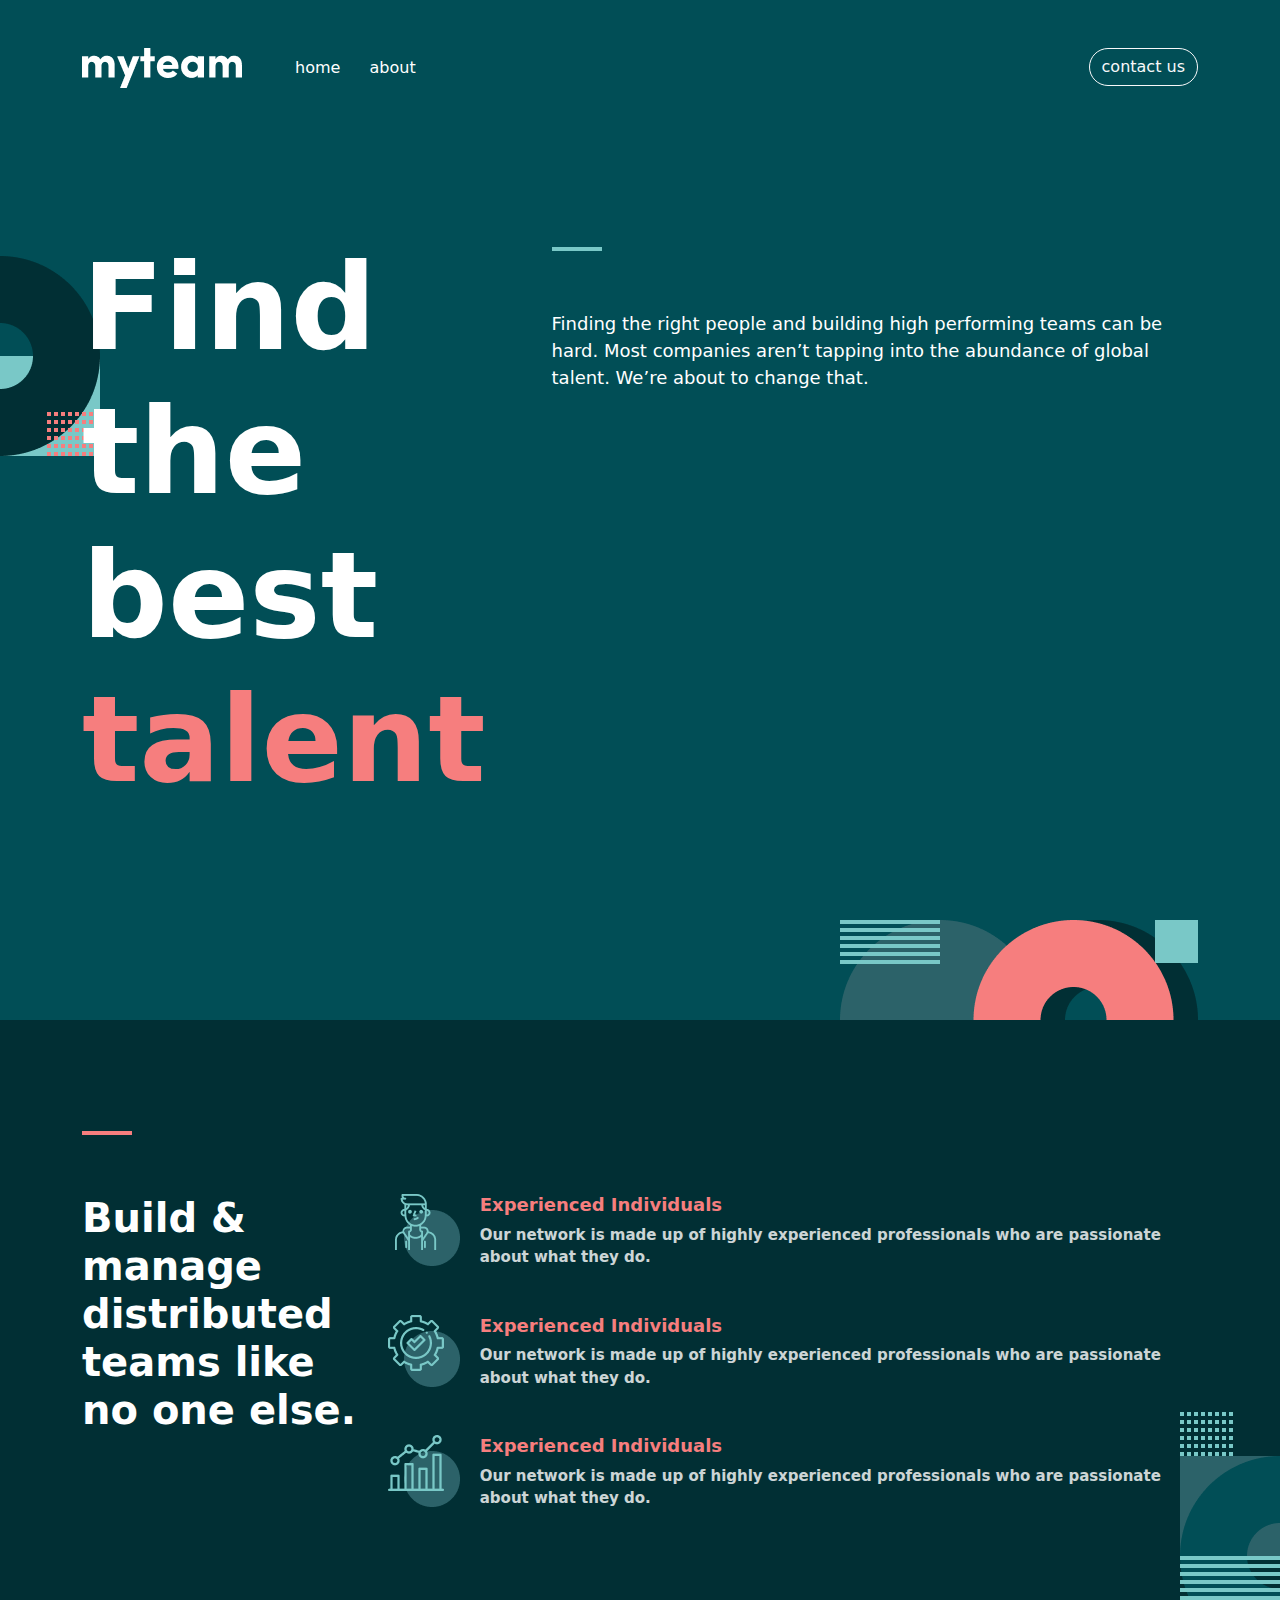
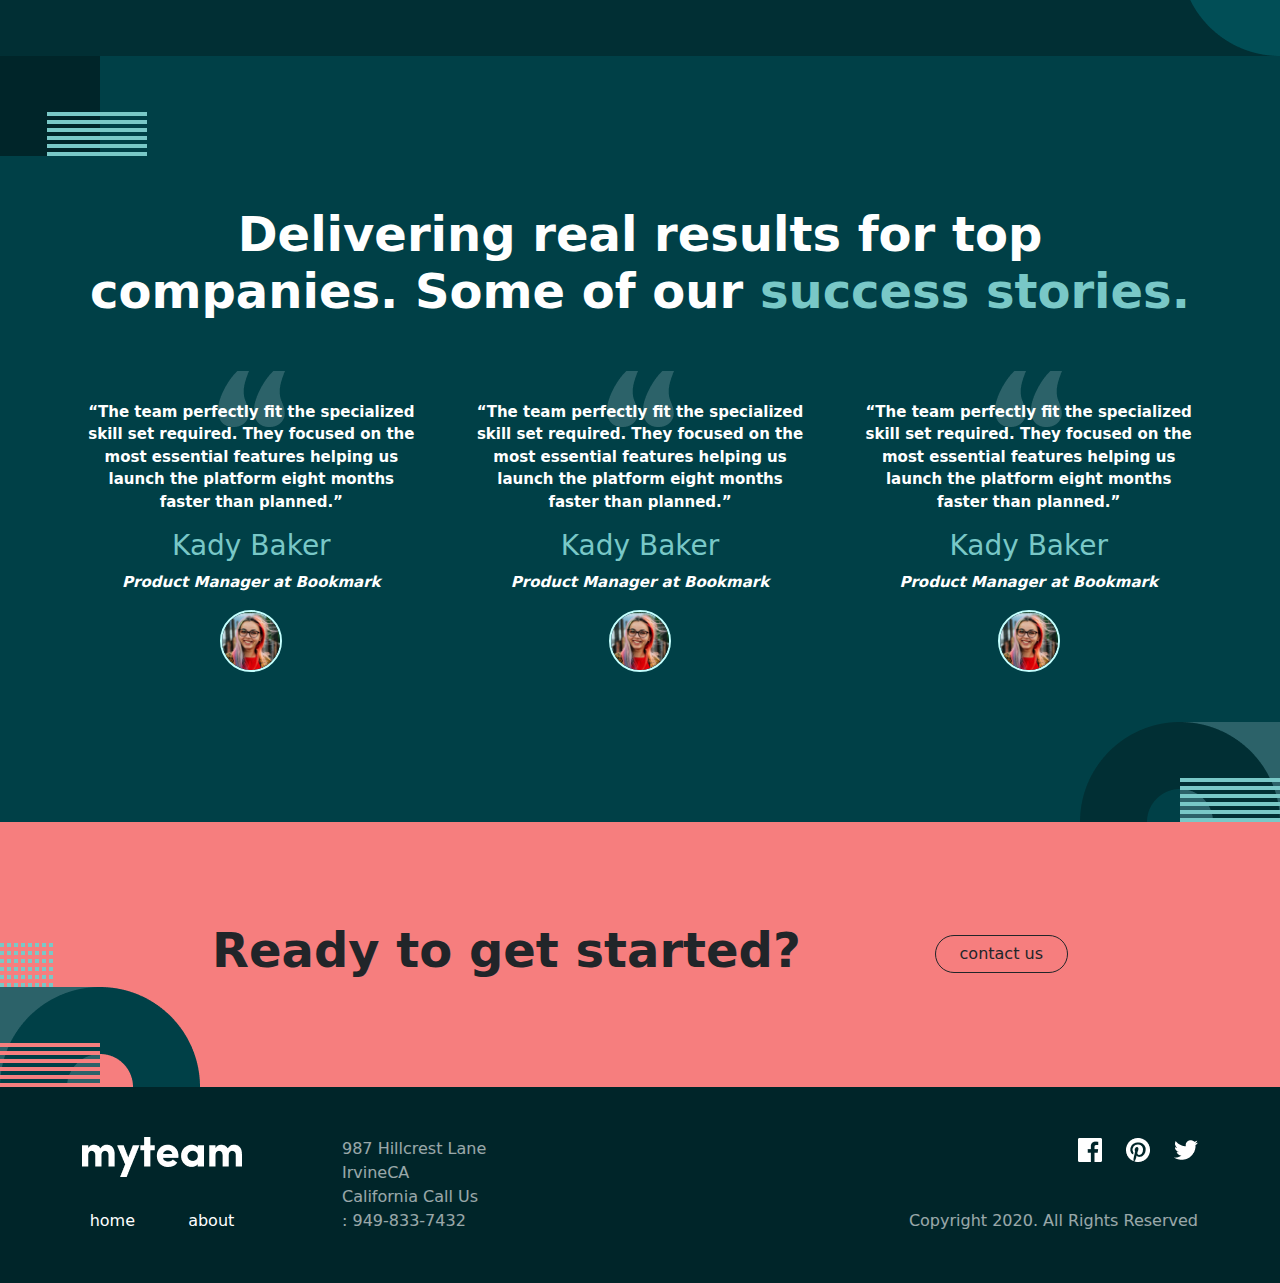
<file: index.html>
<!DOCTYPE html>
<html lang="en">
  <head>
    <meta charset="UTF-8" />
    <meta name="viewport" content="width=device-width, initial-scale=1.0" />
    <title>MyTeam</title>
    <link rel="stylesheet" href="./css/main.css" />
    <link
      href="https://cdn.jsdelivr.net/npm/bootstrap@5.3.3/dist/css/bootstrap.min.css"
      rel="stylesheet"
      integrity="sha384-QWTKZyjpPEjISv5WaRU9OFeRpok6YctnYmDr5pNlyT2bRjXh0JMhjY6hW+ALEwIH"
      crossorigin="anonymous"
    />
  </head>
  <body>
    <header>
      <div class="container py-5 d-flex justify-content-between">
        <div>
          <img src="./img/logo.png" alt="Photo" />
          <a href="/" class="ms-5 me-4 headerLink">home</a>
          <a href="./about.html" class="headerLink">about</a>
        </div>
        <a href="./contact.html">
          <button
            type="button"
            class="btn btn-outline-light rounded-5 contactBtn"
          >
            contact us
          </button>
        </a>
        <div class="burger">
          <img
            src="./img/burger.png"
            alt="Photo2"
            data-bs-toggle="offcanvas"
            href="#offcanvasExample"
            role="button"
            aria-controls="offcanvasExample"
          />
        </div>
      </div>
      <div
        class="offcanvas offcanvas-start"
        tabindex="-1"
        id="offcanvasExample"
        aria-labelledby="offcanvasExampleLabel"
        style="background-color: #2c6269"
      >
        <img
          src="./img/header.png"
          alt="photo"
          style="position: absolute; bottom: 0; right: 0"
        />
        <div class="offcanvas-header">
          <button
            type="button"
            class="btn-close"
            data-bs-dismiss="offcanvas"
            aria-label="Close"
          ></button>
        </div>
        <div class="offcanvas-body">
          <div class="d-flex flex-column mb-3">
            <a href="./index.html" class="headerLink1 text-light">home</a>
            <a href="./about.html" class="headerLink1 text-light my-4">about</a>
            <a href="./contact.html">
              <button type="button" class="btn btn-outline-light rounded-5">
                contact us
              </button>
            </a>
          </div>
        </div>
      </div>
    </header>
    <main>
      <!-- Section 1 -->
      <section class="section1">
        <img src="./img/main1.png" alt="Photo3" class="sectionMain1Img" />
        <div class="container">
          <div class="section1MainDiv">
            <img src="./img/main2.png" alt="" class="sectionMain2Img" />
            <h1 class="section1H1">
              Find the best <span style="color: #f67e7e">talent</span>
            </h1>
            <div>
              <img src="./img/Rectangle.png" alt="Photo" class="rectangle" />
              <p class="section1P">
                Finding the right people and building high performing teams can
                be hard. Most companies aren’t tapping into the abundance of
                global talent. We’re about to change that.
              </p>
            </div>
          </div>
        </div>
      </section>
      <!-- Section 2 -->
      <section class="section2">
        <img src="./img/section2.png" alt="Photo" class="section2Img" />
        <div class="container">
          <img src="./img/Rectangle2.png" alt="Photo" />
          <div class="section2MainDiv">
            <h2 class="section2h2">
              Build & manage distributed teams like no one else.
            </h2>
            <div>
              <div class="section22">
                <div>
                  <img src="./img/icon-experienced@3x.png" alt="Photo" />
                </div>
                <div>
                  <h3>Experienced Individuals</h3>
                  <p>
                    Our network is made up of highly experienced professionals
                    who are passionate about what they do.
                  </p>
                </div>
              </div>
              <div class="section22">
                <div>
                  <img src="./img/icon-gear.png" alt="Photo" />
                </div>
                <div>
                  <h3>Experienced Individuals</h3>
                  <p>
                    Our network is made up of highly experienced professionals
                    who are passionate about what they do.
                  </p>
                </div>
              </div>
              <div class="section22">
                <div>
                  <img src="./img/icon-stat.png" alt="Photo" />
                </div>
                <div>
                  <h3>Experienced Individuals</h3>
                  <p>
                    Our network is made up of highly experienced professionals
                    who are passionate about what they do.
                  </p>
                </div>
              </div>
            </div>
          </div>
        </div>
      </section>
      <!-- section 3 -->
      <section class="section3">
        <img
          src="./img/section3-top-img.png"
          alt="Photo"
          class="section3TopImg"
        />
        <div class="container section3MainDiv">
          <div>
            <h2 class="section3H2">
              Delivering real results for top companies. Some of our
              <span style="color: #79c8c7">success stories.</span>
            </h2>
          </div>
          <div class="section3Div1">
            <div class="section3Card">
              <p>
                “The team perfectly fit the specialized skill set required. They
                focused on the most essential features helping us launch the
                platform eight months faster than planned.”
              </p>
              <h3>Kady Baker</h3>
              <p style="font-style: italic">Product Manager at Bookmark</p>
              <img src="./img/section3Card.png" alt="Photo" />
            </div>
            <div class="section3Card">
              <p>
                “The team perfectly fit the specialized skill set required. They
                focused on the most essential features helping us launch the
                platform eight months faster than planned.”
              </p>
              <h3>Kady Baker</h3>
              <p style="font-style: italic">Product Manager at Bookmark</p>
              <img src="./img/section3Card.png" alt="Photo" />
            </div>
            <div class="section3Card">
              <p>
                “The team perfectly fit the specialized skill set required. They
                focused on the most essential features helping us launch the
                platform eight months faster than planned.”
              </p>
              <h3>Kady Baker</h3>
              <p style="font-style: italic">Product Manager at Bookmark</p>
              <img src="./img/section3Card.png" alt="Photo" />
            </div>
          </div>
        </div>
        <img
          src="./img/section3-bottom.png"
          alt="Photo"
          class="section3BottomImg"
        />
      </section>
    </main>
    <footer>
      <div class="topfooter">
        <img src="./img/section4.png" alt="Photo" class="footer1Img" />
        <div class="container footerDiv1">
          <h2>Ready to get started?</h2>
          <div>
            <a href="./contact.html">
              <button type="button" class="btn btn-outline-dark rounded-5 px-4">
                contact us
              </button>
            </a>
          </div>
        </div>
      </div>
      <div class="bottomfooter">
        <div class="container">
          <div class="footerMainDiv">
            <div class="footerHeroDiv">
              <div class="logoDiv">
                <img src="./img/logo.png" alt="Photo" />
                <div class="footerLink" style="text-align: center">
                  <a href="/" class="headerLink me-5">home</a>
                  <a href="./about.html" class="headerLink">about</a>
                </div>
              </div>
              <ul>
                <li><p>987 Hillcrest Lane</p></li>
                <li><p>IrvineCA</p></li>
                <li><p>California Call Us</p></li>
                <li><p>: 949-833-7432</p></li>
              </ul>
            </div>
            <div class="footerHero2Div">
              <div class="d-flex gap-4">
                <a href="https://www.facebook.com/?locale=ru_RU">
                  <img src="./img/facebook.png" alt="" />
                </a>
                <a href="https://web.telegram.org/">
                  <img src="./img/ins.png" alt="" />
                </a>
                <a href="https://x.com/?lang=ru">
                  <img src="./img/twiter.png" alt="" />
                </a>
              </div>
              <ul>
                <li><p>Copyright 2020. All Rights Reserved</p></li>
              </ul>
            </div>
          </div>
        </div>
      </div>
    </footer>
    <script
      src="https://cdn.jsdelivr.net/npm/bootstrap@5.3.3/dist/js/bootstrap.bundle.min.js"
      integrity="sha384-YvpcrYf0tY3lHB60NNkmXc5s9fDVZLESaAA55NDzOxhy9GkcIdslK1eN7N6jIeHz"
      crossorigin="anonymous"
    ></script>
  </body>
</html>
</file>
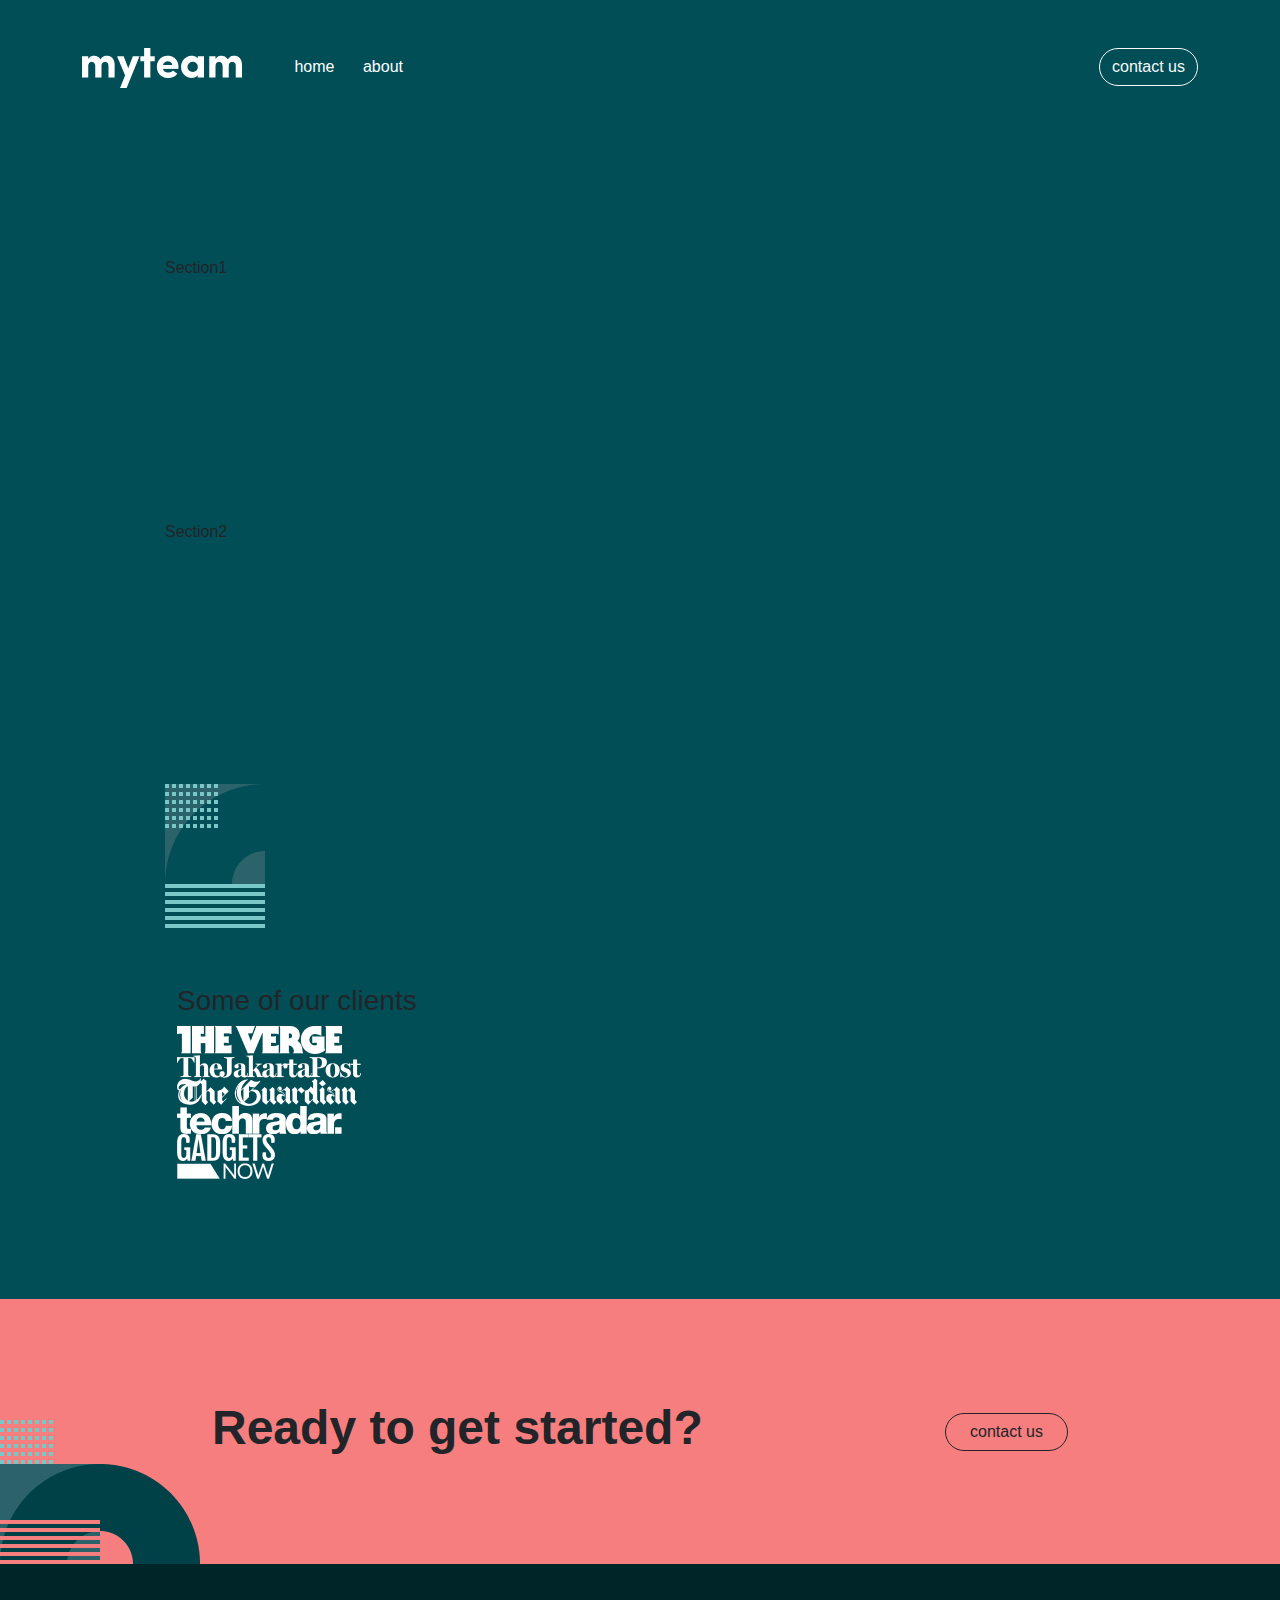
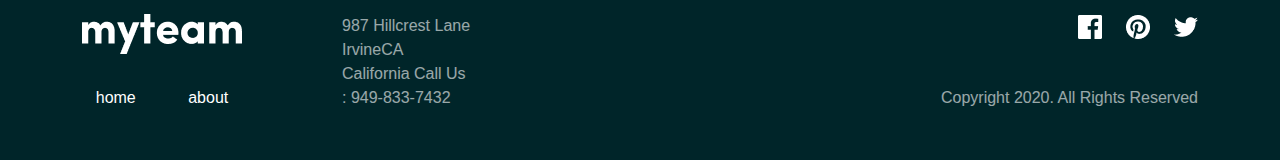
<file: about.html>
<!DOCTYPE html>
<html lang="en">
  <head>
    <meta charset="UTF-8" />
    <meta name="viewport" content="width=device-width, initial-scale=1.0" />
    <title>MyTeam</title>
    <link rel="stylesheet" href="./css/main.css" />
    <link
      href="https://cdn.jsdelivr.net/npm/bootstrap@5.3.3/dist/css/bootstrap.min.css"
      rel="stylesheet"
      integrity="sha384-QWTKZyjpPEjISv5WaRU9OFeRpok6YctnYmDr5pNlyT2bRjXh0JMhjY6hW+ALEwIH"
      crossorigin="anonymous"
    />
    <link rel="stylesheet" href="./css/about.css" />
  </head>
  <body>
    <header>
      <div class="container py-5 d-flex justify-content-between">
        <div>
          <img src="./img/logo.png" alt="Photo" />
          <a href="/" class="ms-5 me-4 headerLink">home</a>
          <a href="./about.html" class="headerLink">about</a>
        </div>
        <a href="./contact.html">
          <button
            type="button"
            class="btn btn-outline-light rounded-5 contactBtn"
          >
            contact us
          </button>
        </a>
        <div class="burger">
          <img
            src="./img/burger.png"
            alt="Photo2"
            data-bs-toggle="offcanvas"
            href="#offcanvasExample"
            role="button"
            aria-controls="offcanvasExample"
          />
        </div>
      </div>
      <div
        class="offcanvas offcanvas-start"
        tabindex="-1"
        id="offcanvasExample"
        aria-labelledby="offcanvasExampleLabel"
        style="background-color: #2c6269"
      >
        <img
          src="./img/header.png"
          alt="photo"
          style="position: absolute; bottom: 0; right: 0"
        />
        <div class="offcanvas-header">
          <button
            type="button"
            class="btn-close"
            data-bs-dismiss="offcanvas"
            aria-label="Close"
          ></button>
        </div>
        <div class="offcanvas-body">
          <div class="d-flex flex-column mb-3">
            <a href="./index.html" class="headerLink1 text-light">home</a>
            <a href="./about.html" class="headerLink1 text-light my-4">about</a>
            <a href="./contact.html">
              <button type="button" class="btn btn-outline-light rounded-5">
                contact us
              </button>
            </a>
          </div>
        </div>
      </div>
    </header>
    <main>
      <section>Section1</section>
      <section>Section2</section>
      <section class="aboutSecrion3">
        <img
          src="./img/about-section3-top-img.png"
          alt="Photo"
          class="aboutSection3TopImg"
        />
        <div class="container">
          <h3 class="SomeOf">Some of our clients</h3>
          <div class="aboutSection3Div2">
            <div>
              <img src="./img/about-section3-img1.png" alt="Photo" />
            </div>
            <div>
              <img src="./img/about-section3-img2.png" alt="Photo" />
            </div>
            <div>
              <img src="./img/about-section3-img3.png" alt="Photo" />
            </div>
            <div>
              <img src="./img/about-section3-img4.png" alt="Photo" />
            </div>
            <div>
              <img src="./img/about-section3-img5.png" alt="Photo" />
            </div>
          </div>
        </div>
      </section>
    </main>
    <footer>
      <div class="topfooter">
        <img src="./img/section4.png" alt="Photo" class="footer1Img" />
        <div class="container footerDiv1">
          <h2>Ready to get started?</h2>
          <div>
            <a href="./contact.html">
              <button type="button" class="btn btn-outline-dark rounded-5 px-4">
                contact us
              </button>
            </a>
          </div>
        </div>
      </div>
      <div class="bottomfooter">
        <div class="container">
          <div class="footerMainDiv">
            <div class="footerHeroDiv">
              <div class="logoDiv">
                <img src="./img/logo.png" alt="Photo" />
                <div class="footerLink" style="text-align: center">
                  <a href="/" class="headerLink me-5">home</a>
                  <a href="./about.html" class="headerLink">about</a>
                </div>
              </div>
              <ul>
                <li><p>987 Hillcrest Lane</p></li>
                <li><p>IrvineCA</p></li>
                <li><p>California Call Us</p></li>
                <li><p>: 949-833-7432</p></li>
              </ul>
            </div>
            <div class="footerHero2Div">
              <div class="d-flex gap-4">
                <a href="https://www.facebook.com/?locale=ru_RU">
                  <img src="./img/facebook.png" alt="" />
                </a>
                <a href="https://web.telegram.org/">
                  <img src="./img/ins.png" alt="" />
                </a>
                <a href="https://x.com/?lang=ru">
                  <img src="./img/twiter.png" alt="" />
                </a>
              </div>
              <ul>
                <li><p>Copyright 2020. All Rights Reserved</p></li>
              </ul>
            </div>
          </div>
        </div>
      </div>
    </footer>
    <script
      src="https://cdn.jsdelivr.net/npm/bootstrap@5.3.3/dist/js/bootstrap.bundle.min.js"
      integrity="sha384-YvpcrYf0tY3lHB60NNkmXc5s9fDVZLESaAA55NDzOxhy9GkcIdslK1eN7N6jIeHz"
      crossorigin="anonymous"
    ></script>
  </body>
</html>
</file>
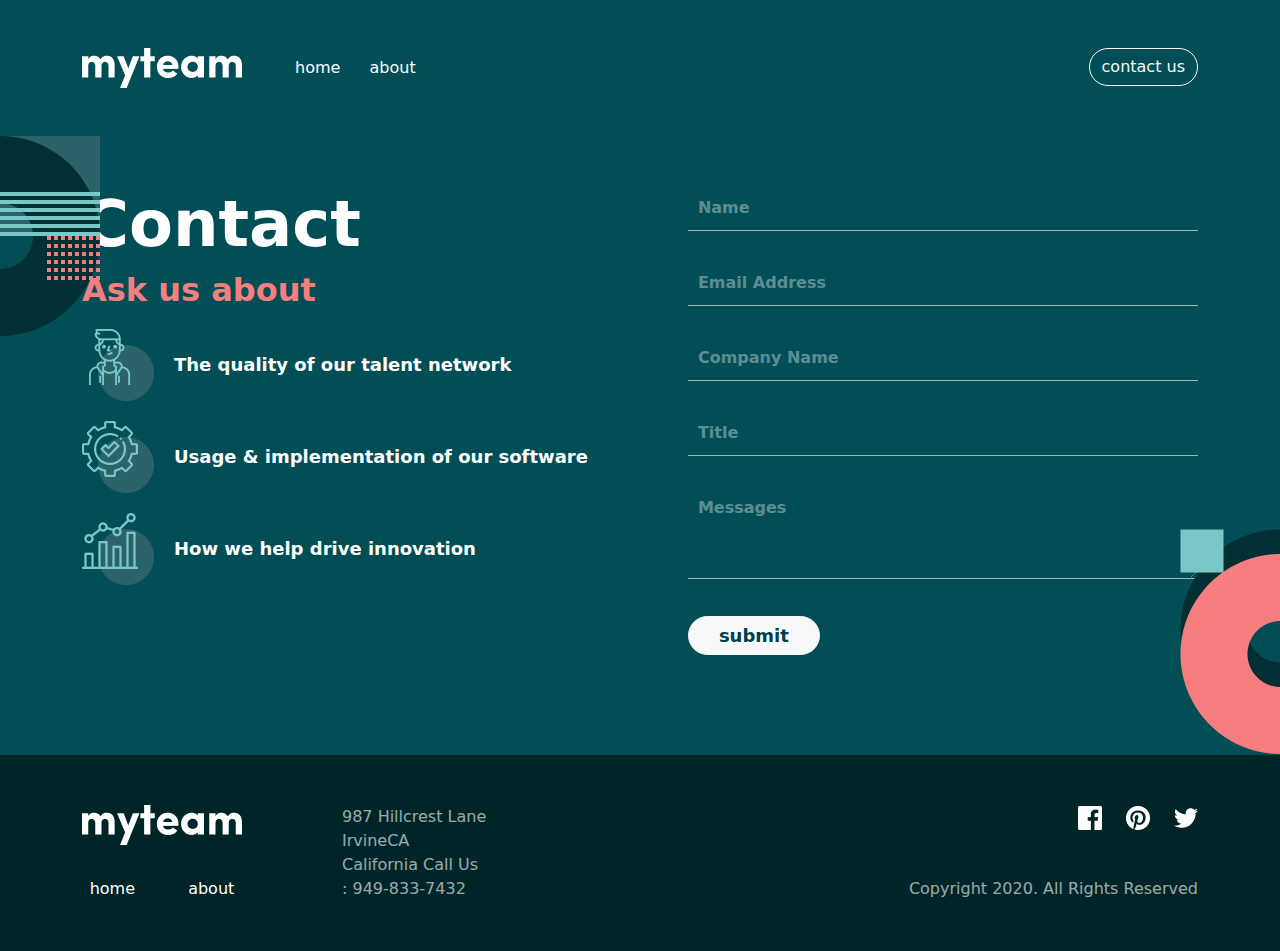
<file: contact.html>
<!DOCTYPE html>
<html lang="en">
  <head>
    <meta charset="UTF-8" />
    <meta name="viewport" content="width=device-width, initial-scale=1.0" />
    <title>Contact</title>
    <link rel="stylesheet" href="./css/main.css" />
    <link
      href="https://cdn.jsdelivr.net/npm/bootstrap@5.3.3/dist/css/bootstrap.min.css"
      rel="stylesheet"
      integrity="sha384-QWTKZyjpPEjISv5WaRU9OFeRpok6YctnYmDr5pNlyT2bRjXh0JMhjY6hW+ALEwIH"
      crossorigin="anonymous"
    />
    <link rel="stylesheet" href="./css/contact.css" />
  </head>
  <body>
    <header>
      <div class="container py-5 d-flex justify-content-between">
        <div>
          <img src="./img/logo.png" alt="Photo" />
          <a href="/" class="ms-5 me-4 headerLink">home</a>
          <a href="./about.html" class="headerLink">about</a>
        </div>
        <a href="./contact.html">
          <button
            type="button"
            class="btn btn-outline-light rounded-5 contactBtn"
          >
            contact us
          </button>
        </a>
        <div class="burger">
          <img
            src="./img/burger.png"
            alt="Photo2"
            data-bs-toggle="offcanvas"
            href="#offcanvasExample"
            role="button"
            aria-controls="offcanvasExample"
          />
        </div>
      </div>
      <div
        class="offcanvas offcanvas-start"
        tabindex="-1"
        id="offcanvasExample"
        aria-labelledby="offcanvasExampleLabel"
        style="background-color: #2c6269"
      >
        <img
          src="./img/header.png"
          alt="photo"
          style="position: absolute; bottom: 0; right: 0"
        />
        <div class="offcanvas-header">
          <button
            type="button"
            class="btn-close"
            data-bs-dismiss="offcanvas"
            aria-label="Close"
          ></button>
        </div>
        <div class="offcanvas-body">
          <div class="d-flex flex-column mb-3">
            <a href="./index.html" class="headerLink1 text-light">home</a>
            <a href="./about.html" class="headerLink1 text-light my-4">about</a>
            <a href="./contact.html">
              <button type="button" class="btn btn-outline-light rounded-5">
                contact us
              </button>
            </a>
          </div>
        </div>
      </div>
    </header>
    <main>
      <section class="mainSection">
        <div class="contactHeroDiv container">
          <div>
            <h3>Contact</h3>
            <h4>Ask us about</h4>
            <div class="heroList">
              <img src="./img/icon-experienced@3x.png" alt="" />
              <h5>The quality of our talent network</h5>
            </div>
            <div class="heroList">
              <img src="./img/icon-gear.png" alt="" />
              <h5>Usage & implementation of our software</h5>
            </div>
            <div class="heroList">
              <img src="./img/icon-stat.png" alt="" />
              <h5>How we help drive innovation</h5>
            </div>
          </div>
          <form>
            <input type="text" placeholder="Name" />
            <input type="email" placeholder="Email Address" />
            <input type="text" placeholder="Company Name" />
            <input type="text" placeholder="Title" />
            <textarea placeholder="Messages" rows="3" cols="50"></textarea>
            <button
              type="button"
              class="btn btn-light rounded-5"
              style="
                color: #004047;
                font-weight: 600;
                font-size: 18px;
                padding: 5px 30px;
              "
            >
              submit
            </button>
          </form>
        </div>
        <img src="./img/contact1.png" alt="Photo" class="img1" />
        <img src="./img/contact2.png" alt="Photo" class="img2" />
      </section>
    </main>
    <footer>
      <div class="bottomfooter">
        <div class="container">
          <div class="footerMainDiv">
            <div class="footerHeroDiv">
              <div class="logoDiv">
                <img src="./img/logo.png" alt="Photo" />
                <div class="footerLink" style="text-align: center">
                  <a href="/" class="headerLink me-5">home</a>
                  <a href="./about.html" class="headerLink">about</a>
                </div>
              </div>
              <ul>
                <li><p>987 Hillcrest Lane</p></li>
                <li><p>IrvineCA</p></li>
                <li><p>California Call Us</p></li>
                <li><p>: 949-833-7432</p></li>
              </ul>
            </div>
            <div class="footerHero2Div">
              <div class="d-flex gap-4">
                <a href="https://www.facebook.com/?locale=ru_RU">
                  <img src="./img/facebook.png" alt="" />
                </a>
                <a href="https://web.telegram.org/">
                  <img src="./img/ins.png" alt="" />
                </a>
                <a href="https://x.com/?lang=ru">
                  <img src="./img/twiter.png" alt="" />
                </a>
              </div>
              <ul>
                <li><p>Copyright 2020. All Rights Reserved</p></li>
              </ul>
            </div>
          </div>
        </div>
      </div>
    </footer>
    <script
      src="https://cdn.jsdelivr.net/npm/bootstrap@5.3.3/dist/js/bootstrap.bundle.min.js"
      integrity="sha384-YvpcrYf0tY3lHB60NNkmXc5s9fDVZLESaAA55NDzOxhy9GkcIdslK1eN7N6jIeHz"
      crossorigin="anonymous"
    ></script>
  </body>
</html>
</file>
<file: css/main.css>
* {
  box-sizing: border-box;
  margin: 0;
}
/* header */
header {
  background-color: #014e56;
}
.headerLink {
  color: white;
  text-decoration: none;
}
.headerLink1 {
  color: #014e56;
  text-decoration: none;
}
.headerLink:hover {
  color: #f67e7e;
}
.burger {
  display: none;
}

@media screen and (max-width: 768px) {
  .burger {
    display: block;
  }
  .headerLink {
    display: none;
  }
  .contactBtn {
    display: none !important;
  }
}

/* section 1 */
.section1 {
  background-color: #014e56;
  position: relative;
}
.section1MainDiv {
  display: flex;
  position: relative;
  justify-content: space-between;
  padding: 100px 0 200px 0;
}
.section1H1 {
  font-weight: 800;
  color: white;
  font-size: 120px !important;
  width: 100%;
}
.section1P {
  color: white;
  font-size: 18px;
  margin-top: 50px;
}
.sectionMain2Img {
  position: absolute;
  bottom: 0;
  right: 0;
}
.sectionMain1Img {
  position: absolute;
  top: 120px;
  bottom: 0;
}
@media screen and (max-width: 1025px) {
  .sectionMain1Img {
    display: none;
  }
  .sectionMain2Img {
    bottom: 0;
    right: 0;
    left: 0;
  }
  .section1MainDiv {
    flex-direction: column;
    text-align: center;
  }
  h1 {
    font-size: 60px !important;
  }
  .section1P {
    font-size: 15px;
    margin-top: 30px;
  }
  .rectangle {
    display: none;
  }
}
@media screen and (max-width: 768px) {
  h1 {
    font-size: 40px !important;
  }
}

/* section 2 */
.section2 {
  background-color: #012f34;
  padding: 100px 0;
  position: relative;
}
.section2MainDiv {
  display: flex;
  position: relative;
  justify-content: space-between;
  gap: 20px;
  margin-top: 50px;
}
.section2h2 {
  color: white;
  font-size: 40px;
  font-weight: 700;
  width: 30%;
}
.section22 {
  display: flex;
  gap: 20px;
  margin-bottom: 30px;
}
.section22 h3 {
  color: #f67e7e;
  font-size: 18px;
  font-weight: 700;
}
.section22 p {
  color: white;
  font-size: 15px;
  font-weight: 600;
  opacity: 80%;
}
.section2Img {
  position: absolute;
  bottom: 0;
  right: 0;
}
@media screen and (max-width: 1025px) {
  .section2Img {
    top: 0;
    right: 0;
  }
  .section2MainDiv {
    flex-direction: column;
  }
  .section2h2 {
    width: 100%;
    font-size: 32px;
  }
}
@media screen and (max-width: 768px) {
  .section22 {
    margin-bottom: 30px;
    flex-direction: column;
    text-align: center;
  }
}

/* section 3 */
.section3 {
  background-color: #004047;
  position: relative;
  padding: 50px 0;
}
.section3MainDiv {
  padding: 100px 100px;
}
.section3H2 {
  font-size: 48px;
  color: white;
  font-weight: 700;
  text-align: center;
  margin-bottom: 50px;
}
.section3Div1 {
  display: flex;
  gap: 50px;
  justify-content: space-between;
  text-align: center;
}
.section3Div1 h3 {
  color: #79c8c7;
}
.section3Div1 p {
  color: white;
  font-size: 15px;
  font-weight: 600;
}
.section3Div1 img {
  width: 62px;
  height: 62px;
  border-radius: 50%;
  border: 2px solid #c4fffe;
}
.section3Card {
  background-image: url("../img/section3-midle-img.png");
  background-repeat: no-repeat;
  background-position: center top;
  padding-top: 30px;
}
.section3BottomImg {
  position: absolute;
  bottom: 0;
  right: 0;
}
.section3TopImg {
  position: absolute;
  top: 0;
  left: 0;
}
@media screen and (max-width: 1025px) {
  .section3Div1 {
    flex-direction: column;
  }
}

/* section 4 */
.topfooter {
  background-color: #f67e7e;
  position: relative;
  padding: 100px 200px;
}
.footerDiv1 {
  display: flex;
  justify-content: space-between;
  align-items: center;
}
.topfooter h2 {
  font-size: 48px;
  font-weight: 700;
}
.footer1Img {
  position: absolute;
  bottom: 0;
  left: 0;
}
.bottomfooter {
  background-color: #002529;
  padding: 50px 0;
}
.footerMainDiv {
  display: flex;
  justify-content: space-between;
}
.logoDiv {
  display: flex;
  flex-direction: column;
  justify-content: space-between;
}
.footerHeroDiv {
  display: flex;
  gap: 100px;
}
footer ul {
  list-style: none;
  color: white;
  opacity: 60%;
  margin: 0;
}
.footerHero2Div {
  display: flex;
  flex-direction: column;
  align-items: end;
  justify-content: space-between;
  align-content: space-between;
}
ul p {
  margin: 0;
}
ul{
  padding: 0 !important;
}

@media screen and (max-width: 1025px) {
  .topfooter h2 {
    font-size: 32px;
  }
  .topfooter {
    padding: 100px;
  }
  .footerMainDiv {
    flex-direction: column;
  }
  .footerHeroDiv {
    justify-content: space-between;
    margin-bottom: 50px;
  }
  .footerHero2Div {
    flex-direction: row;
    justify-content: space-between;
  }
}
@media screen and (max-width: 768px) {
  .topfooter {
    padding: 50px;
  }
  footer .headerLink{
    display: inline-block;
    margin-top: 20px;
  }
  .footerDiv1 {
    flex-direction: column;
    text-align: center;
  }
  .footerHeroDiv {
    flex-direction: column;
    align-items: center;
    gap: 0;
  }
  ul li{
    margin-top: 20px;
  }
  .footerHero2Div {
    flex-direction: column;
    align-items: center;
    gap: 10px;
  }
}
</file>
<file: css/about.css>
*{
    box-sizing: border-box;
    font-family: "Livvic", sans-serif;
}
section {
    width: 100%;
    background-color: #014E56;
    padding: 120px 165px;
    position: relative;
}
section .box1{
gap: 30px;
}
section .box1 p{
    font-weight: 600;
    font-size: 18px;
    line-height: 28px;
    color: white;
    width: 730px;
    margin-top: 40px;
}
section .box1 h1{
    width: 350px;
    font-weight: 700;
    font-size: 64px;
    line-height: 100px;
    color: white;
}
.image{
    position: absolute;
    right: 0px;
    bottom: 0px;
}
/* section p::before{
    display: block;
    background-color: red;
    width: 300px;
    height: 200px;
} */
 .met{
color: white;
text-align: center;
font-weight: 700;
font-size: 48px;
line-height: 48px;
 }
</file>
<file: css/contact.css>
* {
  box-sizing: border-box;
  margin: 0;
}
.mainSection {
  background-color: #014e56;
  padding: 50px 0 100px 0;
  position: relative;
}
.contactHeroDiv {
  display: grid;
  grid-template-columns: auto auto;
  gap: 100px;
}
h3 {
  font-weight: 700;
  font-size: 64px;
  color: white;
}
h4 {
  color: #f67e7e;
  font-size: 32px;
  font-weight: 700;
}
h5 {
  font-size: 18px;
  font-weight: 700;
  color: white;
  margin: 0;
}
.heroList {
  display: flex;
  align-items: center;
  gap: 20px;
  margin-top: 20px;
}
input {
  width: 100%;
  border: none;
  outline: none;
  padding: 10px;
  color: white;
  opacity: 60%;
  margin-bottom: 30px;
  background-color: inherit;
  border-bottom: 1px solid white;
}
input::placeholder {
  color: white;
  opacity: 60%;
  font-weight: 600;
}
textarea {
  width: 100%;
  border: none;
  outline: none;
  padding: 10px;
  color: white;
  opacity: 60%;
  margin-bottom: 30px;
  background-color: inherit;
  border-bottom: 1px solid white;
}
textarea::placeholder {
  color: white;
  opacity: 60%;
  font-weight: 600;
}
.mainSection .img1 {
  position: absolute;
  top: 0;
  left: 0;
}
.mainSection .img2 {
  position: absolute;
  bottom: 0;
  right: 0;
}

@media screen and (max-width: 1025px) {
  .contactHeroDiv {
    grid-template-columns: auto;
    gap: 100px;
  }
  h3 {
    text-align: center;
  }
  h4 {
    text-align: center;
  }
}
@media screen and (max-width: 768px) {
  h3 {
    text-align: center;
    font-size: 40px;
  }
}
</file>
